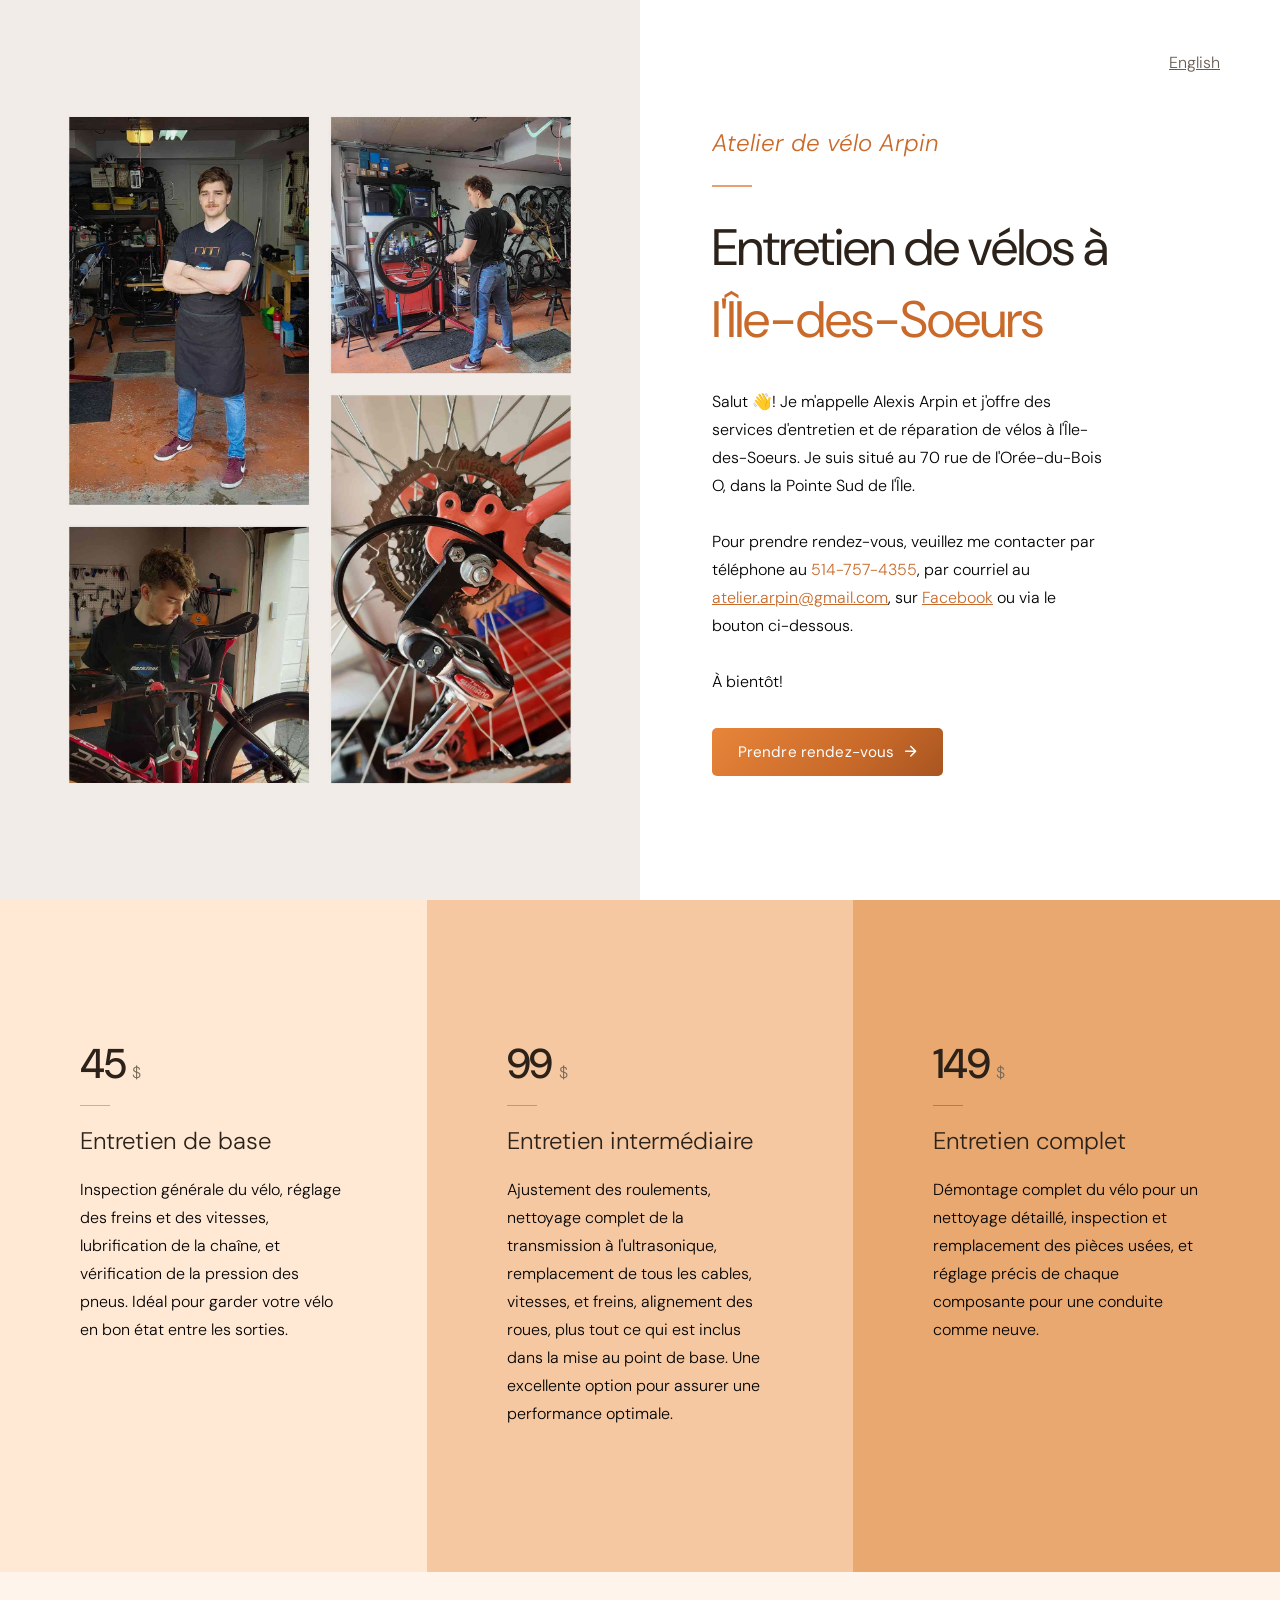
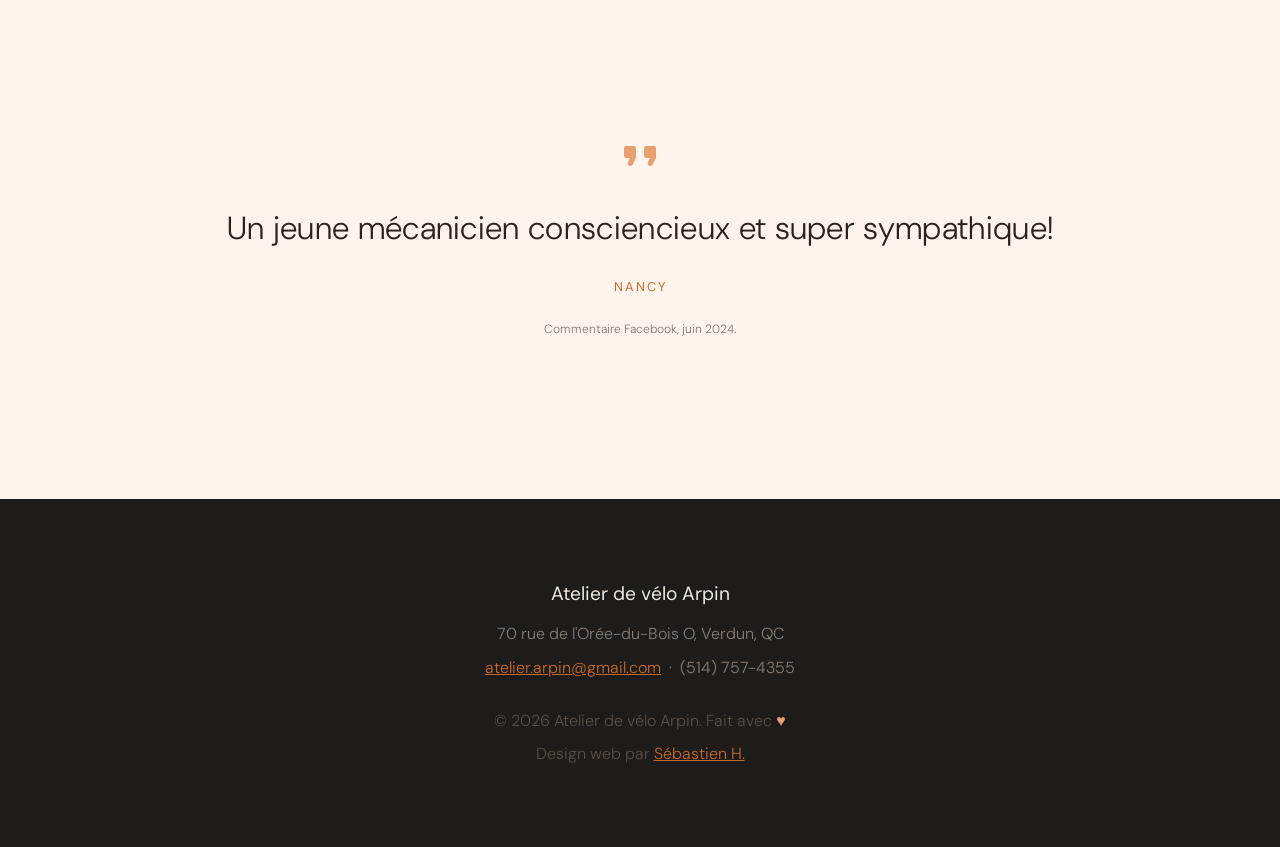
<file: index.html>
<!DOCTYPE html>
<html lang="fr">
<head>
  <meta charset="UTF-8" />
  <meta name="viewport" content="width=device-width, initial-scale=1.0" />
  <title>Atelier de vélo Arpin</title>
  <meta name="description" content="Entretien et réparation de vélos à l'Île-des-Sœurs. À partir de 45 $ — prenez rendez-vous facilement en ligne.">
  <link href="https://fonts.googleapis.com/css2?family=DM+Sans:ital,opsz,wght@0,9..40,300;0,9..40,400;0,9..40,500;1,9..40,300;1,9..40,400&display=swap" rel="stylesheet" />
  <link href="https://fonts.googleapis.com/icon?family=Material+Icons+Round" rel="stylesheet" />
  <link rel="stylesheet" href="style.css">

</head>
<body>

  <!-- HERO -->
  <section class="hero">
    <div class="hero__image">
      <img
        src="collage-3.jpg"
        alt="Photos d'Alexis Arpin (le propriétaire et mécanicien de l'atelier) à l'oeuvre."
      />
    </div>
    <div class="hero__content">
      <p class="language"><span><a style="color: #675b50;" href="https://atelierarpin.ca/english">English</a></span></p>
      <p class="hero__subtitle">Atelier de vélo Arpin</p>
      <div class="hero__divider"></div>
      <h1 class="hero__title">Entretien de vélos à <br><span>l'Île-des-Soeurs</span></h1>
      <p class="hero__paragraph">
        Salut 👋! Je m'appelle Alexis Arpin et j'offre des services d'entretien et de réparation de vélos à l'Île-des-Soeurs. Je suis situé au 70 rue de l'Orée-du-Bois O, dans la Pointe Sud de l'Île. <br><br>Pour prendre rendez-vous, veuillez me contacter par téléphone au <span style="color: var(--orange-deep);">514-757-4355</span>, par courriel au <span style="color: var(--orange-deep); text-decoration: underline;"><a href="mailto:atelier.arpin@gmail.com">atelier.arpin@gmail.com</a></span>, sur <a href="https://www.facebook.com/profile.php?id=100094515423649">Facebook</a> ou via le bouton ci-dessous.<br><br>À bientôt!
      </p>
      <a
        class="btn-booking"
        href="https://calendly.com/grassyou1/30min?fbclid=IwZXh0bgNhZW0CMTAAAR10Wt3K-e3P0l-lnwLh5VmPAUHf0KLak9eJJxqACyIyYvkYskonIXu_lts_aem_ZmFrZWR1bW15MTZieXRlcw&month=2024-05"
        target="_blank"
        rel="noopener noreferrer"
      >
        Prendre rendez-vous
        <span class="material-icons-round">arrow_forward</span>
      </a>
    </div>
  </section>

  <!-- SERVICES -->
  <section class="services">
    <div class="service service--1">
      <div class="service__price">45 <span>$</span></div>
      <div class="service__divider"></div>
      <p class="service__subtitle">Entretien de base</p>
      <p class="service__paragraph">Inspection générale du vélo, réglage des freins et des vitesses, lubrification de la chaîne, et vérification de la pression des pneus. Idéal pour garder votre vélo en bon état entre les sorties.</p>
    </div>
    <div class="service service--2">
      <div class="service__price">99 <span>$</span></div>
      <div class="service__divider"></div>
      <p class="service__subtitle">Entretien intermédiaire</p>
      <p class="service__paragraph">Ajustement des roulements, nettoyage complet de la transmission à l'ultrasonique, remplacement de tous les cables, vitesses, et freins, alignement des roues, plus tout ce qui est inclus dans la mise au point de base. Une excellente option pour assurer une performance optimale.</p>
    </div>
    <div class="service service--3">
      <div class="service__price">149 <span>$</span></div>
      <div class="service__divider"></div>
      <p class="service__subtitle">Entretien complet</p>
      <p class="service__paragraph">Démontage complet du vélo pour un nettoyage détaillé, inspection et remplacement des pièces usées, et réglage précis de chaque composante pour une conduite comme neuve.</p>
    </div>
  </section>

  <!-- QUOTE -->
  <section class="quote">
    <span class="material-icons-round quote__icon">format_quote</span>
    <p class="quote__text">Un jeune mécanicien consciencieux et super sympathique!</p>
    <p class="quote__author">Nancy</p>
    <p style="font-size: 0.75rem; opacity: 0.6;">Commentaire Facebook, juin 2024.</p>
  </section>

  <!-- FOOTER -->
  <footer>
    <p class="footer__name">Atelier de vélo Arpin</p>
    <p class="footer__address">70 rue de l'Orée-du-Bois O, Verdun, QC</p>
    <p class="footer__contact"><span><a href="mailto:atelier.arpin@gmail.com">atelier.arpin@gmail.com</a></span> &nbsp;·&nbsp; (514) 757-4355</p>
    <p class="footer__copy">© 2026 Atelier de vélo Arpin. Fait avec <span style="color: var(--orange-warm);">♥</span></p>
    <p class="footer__designed">Design web par <span><a href="https://www.linkedin.com/in/s%C3%A9bastien-h-a75829300/">Sébastien H.</a></span></p>
  </footer>

  <script>
    document.addEventListener('DOMContentLoaded', () => {
      const observer = new IntersectionObserver((entries) => {
        entries.forEach(entry => {
          if (entry.isIntersecting) {
            entry.target.style.animationPlayState = 'running';
            observer.unobserve(entry.target);
          }
        });
      }, { threshold: 0.15 });

      const scrollEls = document.querySelectorAll(
        '.service--1, .service--2, .service--3, .quote__icon, .quote__text, .quote__author'
      );

      scrollEls.forEach(el => {
        el.style.animationPlayState = 'paused';
        observer.observe(el);
      });
    });
  </script>
  <script data-goatcounter="https://seabass.goatcounter.com/count"
        async src="https://gc.zgo.at/count.js"></script>
</body>
</html>
</file>
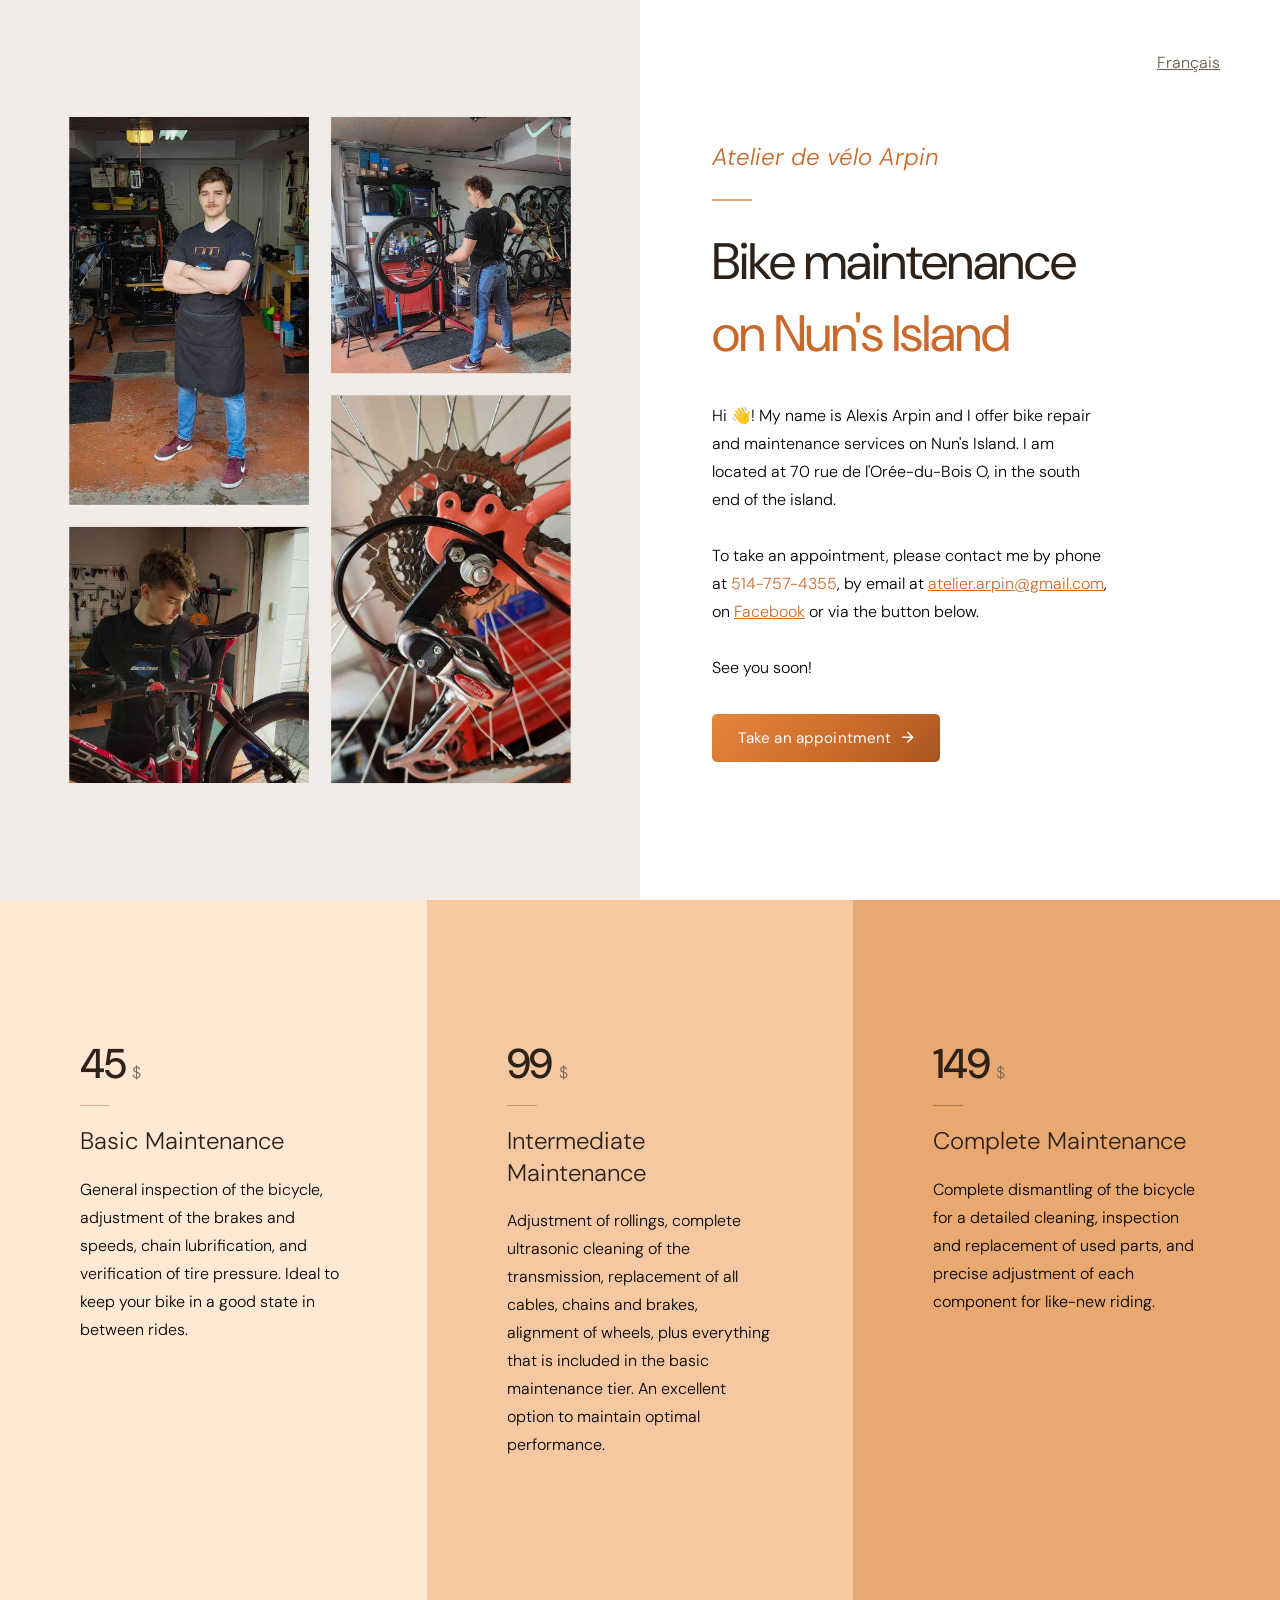
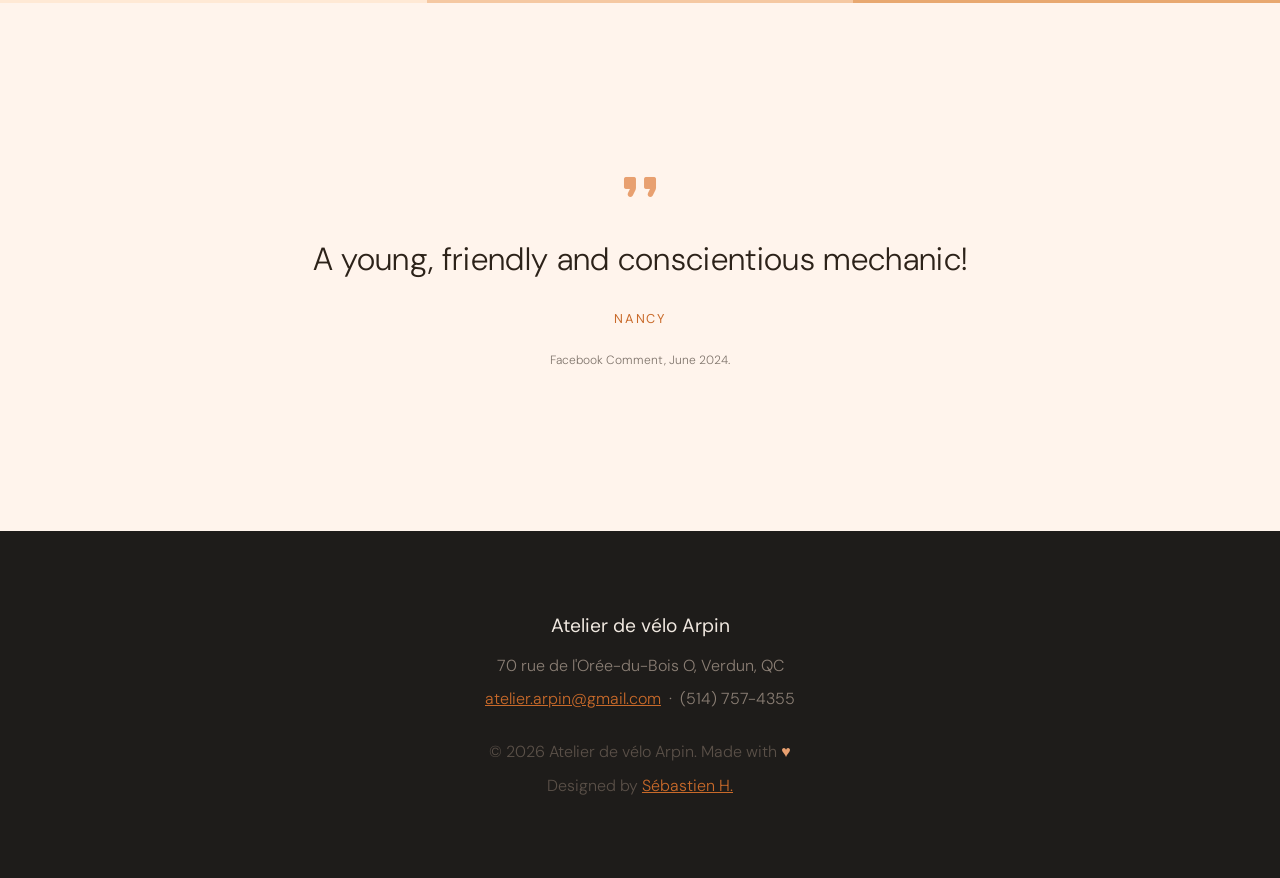
<file: english.html>
<!DOCTYPE html>
<html lang="en">
<head>
  <meta charset="UTF-8" />
  <meta name="viewport" content="width=device-width, initial-scale=1.0" />
  <title>Atelier de vélo Arpin</title>
  <meta name="description" content="Bike Repair and Maintenance on Nun's Island. Starting at 45 $ — Take an Appointment Today">
  <link href="https://fonts.googleapis.com/css2?family=DM+Sans:ital,opsz,wght@0,9..40,300;0,9..40,400;0,9..40,500;1,9..40,300;1,9..40,400&display=swap" rel="stylesheet" />
  <link href="https://fonts.googleapis.com/icon?family=Material+Icons+Round" rel="stylesheet" />
  <link rel="stylesheet" href="style.css">

</head>
<body>

  <!-- HERO -->
  <section class="hero">
    <div class="hero__image">
      <img
        src="collage-3.jpg"
        alt="Picture of Alexis Arpin (the owner and mechanic of the bike shop) working."
      />
    </div>
    <div class="hero__content">
      <p class="language"><span><a style="color: #675b50;" href="https://atelierarpin.ca/">Français</a></span></p>
      <p class="hero__subtitle">Atelier de vélo Arpin</p>
      <div class="hero__divider"></div>
      <h1 class="hero__title">Bike maintenance <br><span>on Nun's Island</span></h1>
      <p class="hero__paragraph">
        
        Hi 👋! My name is Alexis Arpin and I offer bike repair and maintenance 
        services on Nun's Island. I am located at 70 rue de l'Orée-du-Bois O, 
        in the south end of the island. <br><br>To take an appointment, 
        please contact me by phone at <span style="color: var(--orange-deep);">514-757-4355</span>, 
        by email at <span style="color: var(--orange-deep);"><a href="mailto:atelier.arpin@gmail.com">atelier.arpin@gmail.com</a></span>, 
        on <a href="https://www.facebook.com/profile.php?id=100094515423649">Facebook</a> or via the button below. <br><br>See you soon!
      
      </p>
      <a
        class="btn-booking"
        href="https://calendly.com/grassyou1/30min?fbclid=IwZXh0bgNhZW0CMTAAAR10Wt3K-e3P0l-lnwLh5VmPAUHf0KLak9eJJxqACyIyYvkYskonIXu_lts_aem_ZmFrZWR1bW15MTZieXRlcw&month=2024-05"
        target="_blank"
        rel="noopener noreferrer"
      >
        Take an appointment
        <span class="material-icons-round">arrow_forward</span>
      </a>
    </div>
  </section>

  <!-- SERVICES -->
  <section class="services">
    <div class="service service--1">
      <div class="service__price">45 <span>$</span></div>
      <div class="service__divider"></div>
      <p class="service__subtitle">Basic Maintenance</p>
      <p class="service__paragraph">
        
        General inspection of the bicycle, adjustment of the brakes and speeds, 
        chain lubrification, and verification of tire pressure. 
        Ideal to keep your bike in a good state in between rides.
      
      </p>
    </div>
    <div class="service service--2">
      <div class="service__price">99 <span>$</span></div>
      <div class="service__divider"></div>
      <p class="service__subtitle">Intermediate Maintenance</p>
      <p class="service__paragraph">
        
        Adjustment of rollings, complete ultrasonic cleaning of the transmission, 
        replacement of all cables, chains and brakes, 
        alignment of wheels, plus everything that is included in the basic maintenance tier. 
        An excellent option to maintain optimal performance.
      
      </p>
    </div>
    <div class="service service--3">
      <div class="service__price">149 <span>$</span></div>
      <div class="service__divider"></div>
      <p class="service__subtitle">Complete Maintenance</p>
      <p class="service__paragraph">
        
        Complete dismantling of the bicycle for a detailed cleaning, inspection and replacement
        of used parts, and precise adjustment of each component for like-new riding.
      
      </p>
    
    </div>
  </section>

  <!-- QUOTE -->
  <section class="quote">
    <span class="material-icons-round quote__icon">format_quote</span>
    <p class="quote__text">A young, friendly and conscientious mechanic!</p>
    <p class="quote__author">Nancy</p>
    <p style="font-size: 0.75rem; opacity: 0.6;">Facebook Comment, June 2024.</p>
  </section>

  <!-- FOOTER -->
  <footer>
    <p class="footer__name">Atelier de vélo Arpin</p>
    <p class="footer__address">70 rue de l'Orée-du-Bois O, Verdun, QC</p>
    <p class="footer__contact"><span><a href="mailto:atelier.arpin@gmail.com">atelier.arpin@gmail.com</a></span> &nbsp;·&nbsp; (514) 757-4355</p>
    <p class="footer__copy">© 2026 Atelier de vélo Arpin. Made with <span style="color: var(--orange-warm);">♥</span></p>
    <p class="footer__designed">Designed by <span><a href="https://www.linkedin.com/in/s%C3%A9bastien-h-a75829300/">Sébastien H.</a></span></p>
  </footer>

  <script>
    document.addEventListener('DOMContentLoaded', () => {
      const observer = new IntersectionObserver((entries) => {
        entries.forEach(entry => {
          if (entry.isIntersecting) {
            entry.target.style.animationPlayState = 'running';
            observer.unobserve(entry.target);
          }
        });
      }, { threshold: 0.15 });

      const scrollEls = document.querySelectorAll(
        '.service--1, .service--2, .service--3, .quote__icon, .quote__text, .quote__author'
      );

      scrollEls.forEach(el => {
        el.style.animationPlayState = 'paused';
        observer.observe(el);
      });
    });
  </script>
  <script data-goatcounter="https://seabass.goatcounter.com/count"
        async src="https://gc.zgo.at/count.js"></script>
</body>
</html>
</file>
<file: style.css>
*, *::before, *::after {
    box-sizing: border-box;
    margin: 0;
    padding: 0;
}

:root {
    --orange-lightest: #FFF4EC;
    --orange-light: #FFE0C8;
    --orange-mid: #F5C4A0;
    --orange-warm: #E8A070;
    --orange-deep: #C96A2A;
    --orange-dark: #7A3A10;
    --gray-dark: #1E1C1A;
    --gray-mid: #3A3632;
    --text-dark: #2C2219;
    --text-muted: #7A6A5A;
    --white: #ffffff;
}

html {
    scroll-behavior: smooth;
}

body {
    font-family: 'DM Sans', sans-serif;
    font-weight: 300;
    color: var(--text-dark);
    background: var(--orange-lightest);
    line-height: 1.6;
    -webkit-font-smoothing: antialiased;
}

/* ── HERO ───────────────────────────────────────────────── */
.hero {
    display: grid;
    grid-template-columns: 1fr 1fr;
    min-height: 100svh;
}

.hero__image {
    position: relative;
    overflow: hidden;
}

.hero__image img {
    width: 100%;
    height: 100%;
    object-fit: cover;
    display: block;
    aspect-ratio: 4/3;
    filter: brightness(0.95);
}

.hero__content {
    display: flex;
    flex-direction: column;
    justify-content: center;
    padding: 4rem 5rem 4rem 4.5rem;
    background: var(--white);
}

.hero__subtitle {
    font-style: italic;
    font-weight: 300;
    font-size: 1.5rem;
    color: var(--orange-deep);
    margin-bottom: 1.4rem;
}

.hero__title {
    font-size: clamp(2.4rem, 4vw, 3.6rem);
    font-weight: 400;
    line-height: 1.4;
    color: var(--text-dark);
    margin-bottom: 2rem;
    letter-spacing: -0.02em;
}

.hero__title span {
    color: var(--orange-deep);
}

.hero__paragraph {
    font-size: 1rem;
    color: black;
    max-width: 36ch;
    line-height: 1.75;
}

.hero__divider {
    width: 40px;
    height: 2px;
    background: var(--orange-warm);
    margin-bottom: 1.6rem;
}

/* ── BOOKING BUTTON ─────────────────────────────────────── */
.btn-booking {
    display: inline-flex;
    align-items: center;
    gap: 0.5rem;
    margin-top: 2rem;
    padding: 0.75rem 1.4rem 0.75rem 1.6rem;
    background: linear-gradient(135deg, #E8853A 0%, #C96A2A 60%, #A85520 100%);
    color: var(--white);
    font-family: 'DM Sans', sans-serif;
    font-size: 0.95rem;
    font-weight: 400;
    letter-spacing: 0.01em;
    border: none;
    border-radius: 5px;
    cursor: pointer;
    text-decoration: none;
    transition: transform 0.2s ease, box-shadow 0.2s ease, filter 0.2s ease;
    align-self: flex-start;
}

.btn-booking:hover {
    transform: translateY(-2px);
    filter: brightness(1.07);
    color: var(--white);
    text-decoration: none;
}

.btn-booking:active {
    transform: translateY(0);
    filter: brightness(0.97);
}

.btn-booking .material-icons-round {
    font-size: 1.1rem;
    transition: transform 0.2s ease;
}

.btn-booking:hover .material-icons-round {
    transform: translateX(3px);
}

/* ── SERVICES ───────────────────────────────────────────── */
.services {
    display: grid;
    grid-template-columns: repeat(3, 1fr);
}

.service {
    padding: 9rem 5rem;
    display: flex;
    flex-direction: column;
    gap: 1.2rem;
}

.service--1 { background: #FFE9D5; }
.service--2 { background: #F5C8A2; }
.service--3 { background: #E8A870;}

.service__price {
    font-size: 2.6rem;
    font-family: DM Sans;
    font-weight: 500;
    color: var(--text-dark);
    letter-spacing: -0.03em;
    line-height: 1;
}

.service__price span {
    font-size: 1rem;
    font-weight: 300;
    letter-spacing: 0;
    color: var(--text-muted);
}

.service__divider {
    width: 30px;
    height: 1.5px;
    background: var(--orange-dark);
    opacity: 0.35;
}

.service__subtitle {
    font-weight: 300;
    font-size: 1.5rem;
    color: var(--text-dark);
    line-height: 1.3;
    font-family: DM Sans;
}

.service__paragraph {
    font-size: 1rem;
    color: black;
    line-height: 1.75;
}

.service--3 .service__price,
.service--3 .service__subtitle { color: #2C2219; }

.service--3 .service__paragraph { color: black; }
.service--3 .service__divider { opacity: 0.4; background: #5A3C22; }

/* ── QUOTE ──────────────────────────────────────────────── */
.quote {
    padding: 10rem 2rem;
    text-align: center;
    background: var(--orange-lightest);
    display: flex;
    flex-direction: column;
    align-items: center;
    gap: 1.4rem;
}

.quote__icon {
    font-size: 3rem;
    color: var(--orange-warm);
    opacity: 0.6;
    line-height: 1;
}

.quote__text {
    font-size: clamp(1.5rem, 4vw, 2rem);
    font-family: DM Sans;
    font-weight: 300;
    max-width: 55ch;
    line-height: 1.65;
    color: var(--text-dark);
    letter-spacing: 0.01em;
}

.quote__author {
    font-size: 0.8rem;
    font-weight: 400;
    letter-spacing: 0.14em;
    text-transform: uppercase;
    color: var(--orange-deep);
}

/* ── FOOTER ─────────────────────────────────────────────── */
footer {
    background: var(--gray-dark);
    color: #C0B4A8;
    text-align: center;
    padding: 5rem 2rem;
    display: flex;
    flex-direction: column;
    gap: 0.5rem;
}

footer .footer__name {
    font-size: 1.2rem;
    font-weight: 400;
    color: #F0E8E0;
    font-family: DM Sans;
    margin-bottom: 0.2rem;
}

footer .footer__address,
footer .footer__contact {
    font-size: 1rem;
    font-weight: 300;
    color: #8A7E74;
}

footer .footer__copy {
    font-size: 1rem;
    font-weight: 300;
    color: #5A5048;
    margin-top: 1.2rem;
}

footer .footer__designed {
    font-size: 1rem;
    font-weight: 300;
    color: #5A5048;
}

footer .footer__designed span {
    color: var(--orange-warm);
}

/* ── RESPONSIVE ─────────────────────────────────────────── */
@media (max-width: 900px) {
    .hero {
    grid-template-columns: 1fr;
    min-height: auto;
    }

    .hero__image img {
    height: auto;
    aspect-ratio: 3/4;
    }

    .hero__content {
    padding: 2.5rem 1.8rem 3rem;
    }

    .hero__subtitle {
    font-size: 1.2rem;
    }

    .hero__paragraph {
    max-width: 100%;
    font-size: 0.95rem;
    }

    .btn-booking {
    align-self: flex-start;
    font-size: 0.92rem;
    }

    .services {
    grid-template-columns: 1fr;
    }

    .service {
    padding: 3rem 1.8rem;
    }

    .service__paragraph {
    max-width: 52ch;
    }

    .service__price {
    font-size: 2.2rem;
    }

    .service__subtitle {
    font-size: 1.3rem;
    }

    .quote {
    padding: 5rem 1.8rem;
    }

    .quote__text {
    font-size: 1.4rem;
    }

    footer {
    padding: 3.5rem 1.5rem;
    }

    footer .footer__address,
    footer .footer__contact,
    footer .footer__copy,
    footer .footer__designed {
    font-size: 0.88rem;
    }
}

@media (max-width: 520px) {
    .hero__title {
    font-size: 1.85rem;
    line-height: 1.25;
    }

    .hero__subtitle {
    font-size: 1.05rem;
    }

    .hero__content {
    padding: 2rem 1.4rem 2.5rem;
    }

    .service {
    padding: 2.5rem 1.4rem;
    }

    .quote {
    padding: 4rem 1.4rem;
    }

    .quote__text {
    font-size: 1.25rem;
    }

    footer {
    padding: 3rem 1.2rem;
    gap: 0.4rem;
    }

    .btn-booking {
    width: 100%;
    justify-content: center;

    }

    .language {
        display: none;
    }

}

a {
    color: var(--orange-deep);
    text-decoration: underline;
}

/* ── ANIMATIONS ─────────────────────────────────────────── */
@keyframes fadeUp {
    from { opacity: 0; transform: translateY(24px); }
    to   { opacity: 1; transform: translateY(0); }
}

@keyframes fadeIn {
    from { opacity: 0; }
    to   { opacity: 1; }
}

.hero__image {
    animation: fadeIn 0.9s ease both;
}

.hero__avatar {
    animation: fadeUp 0.7s ease both;
    animation-delay: 0.05s;
}

.hero__subtitle {
    animation: fadeUp 0.7s ease both;
    animation-delay: 0.15s;
}

.hero__divider {
    animation: fadeUp 0.7s ease both;
    animation-delay: 0.25s;
}

.hero__title {
    animation: fadeUp 0.7s ease both;
    animation-delay: 0.35s;
}

.hero__paragraph {
    animation: fadeUp 0.7s ease both;
    animation-delay: 0.5s;
}

.btn-booking {
    animation: fadeUp 0.7s ease both;
    animation-delay: 0.6s;
}

.service--1 { animation: fadeUp 0.7s ease both; animation-delay: 0.1s; }
.service--2 { animation: fadeUp 0.7s ease both; animation-delay: 0.25s; }
.service--3 { animation: fadeUp 0.7s ease both; animation-delay: 0.4s; }

.quote__icon   { animation: fadeUp 0.7s ease both; }
.quote__text   { animation: fadeUp 0.7s ease both; animation-delay: 0.15s; }
.quote__author { animation: fadeUp 0.7s ease both; animation-delay: 0.25s; }

footer { animation: fadeIn 0.8s ease both; }

.language {
    position: absolute;
    top: 50px;
    right: 60px;
    z-index: 9999;
    margin: 0;
}
</file>
